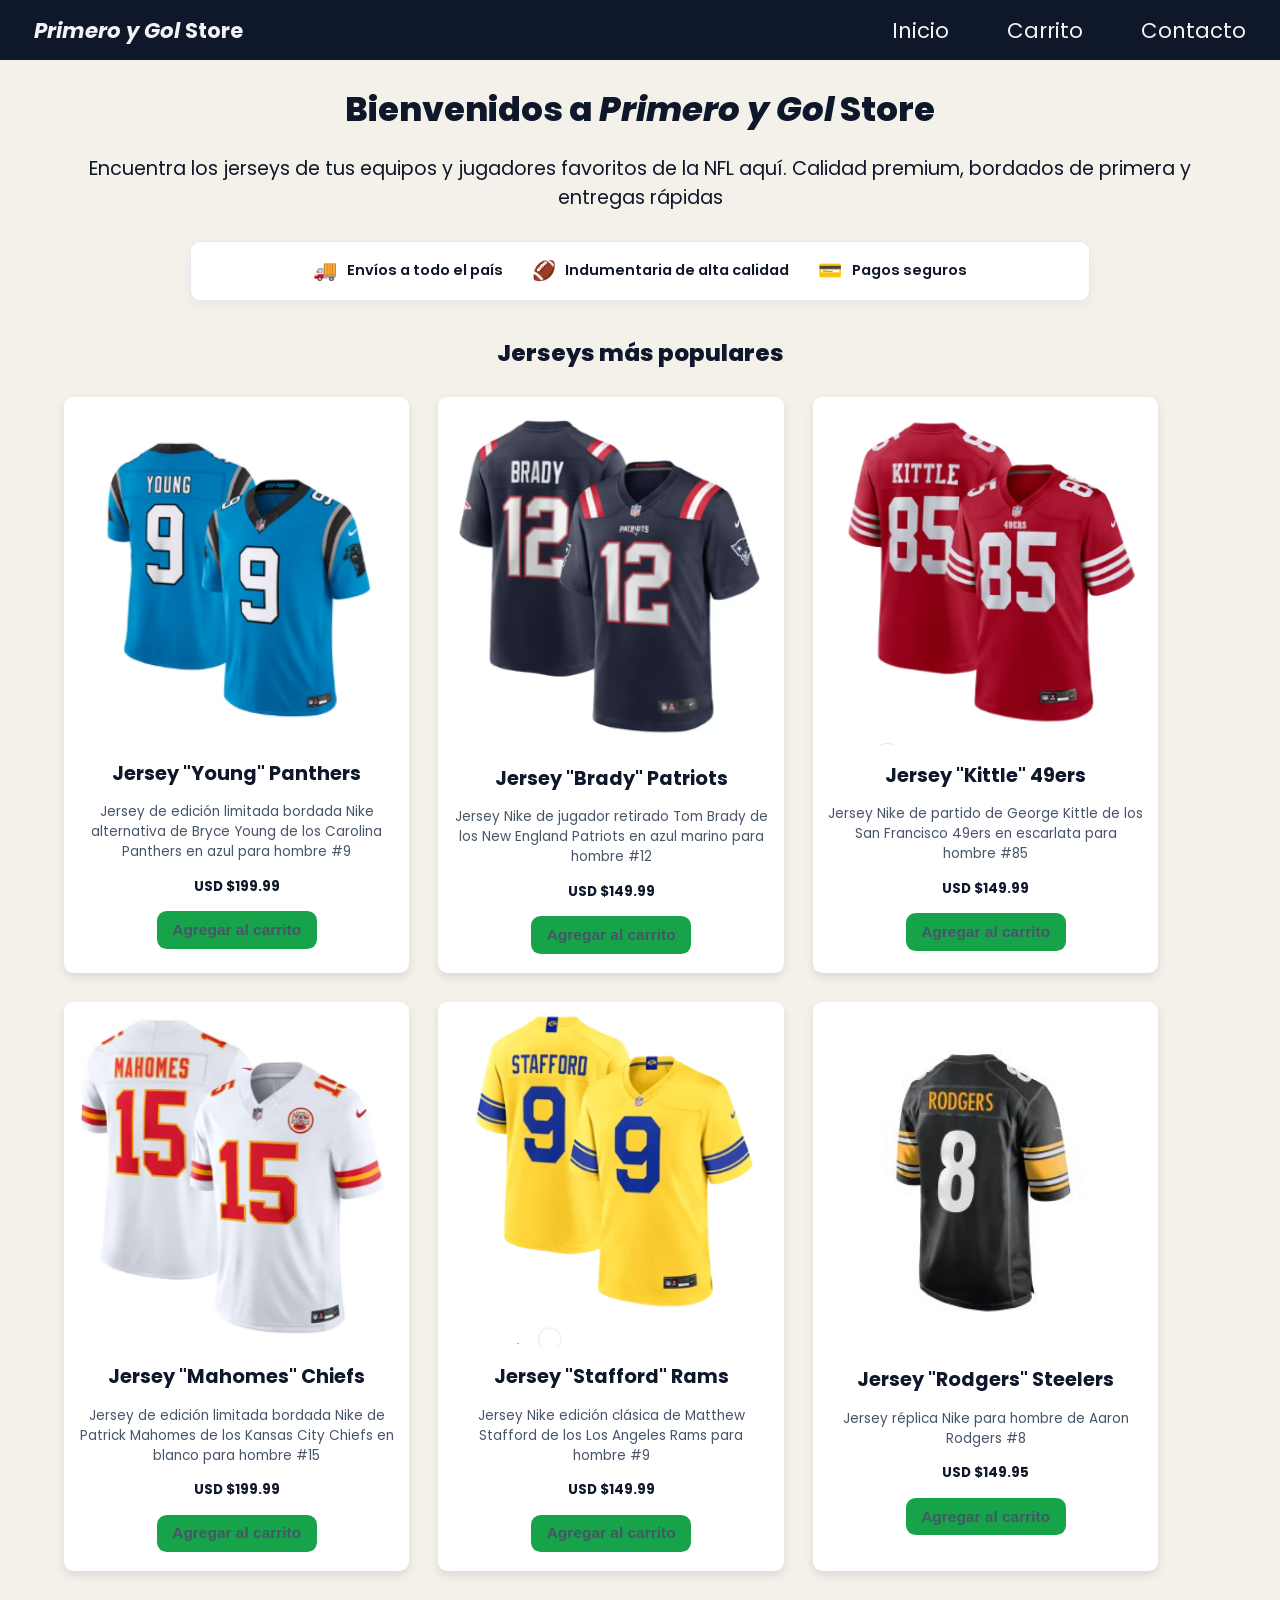
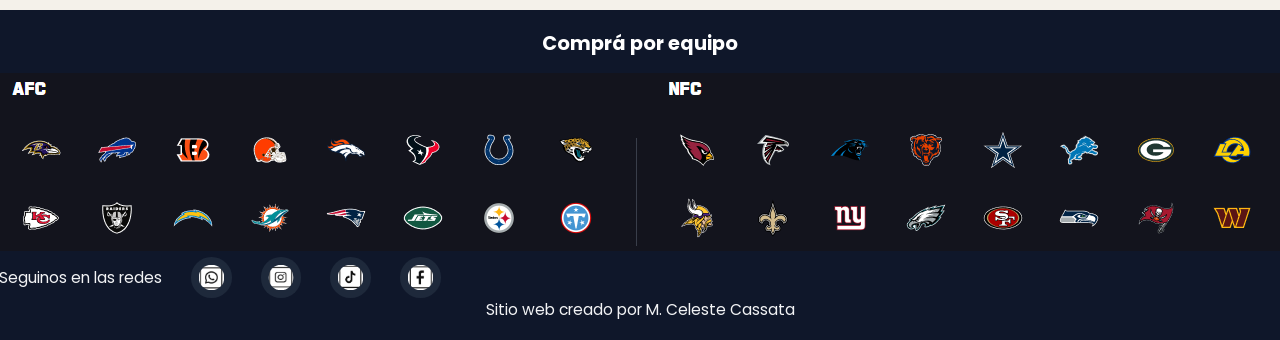
<file: index.html>
<!doctype html>
<html lang="es">
  <head>
    <meta charset="UTF-8" />
    <meta name="viewport" content="width=device-width, initial-scale=1.0" />
    <link
      href="https://fonts.googleapis.com/css2?family=Poppins:ital,wght@0,100;0,400;0,600;0,700;0,800;1,100;1,400;1,600;1,700&display=swap"
      rel="stylesheet"
    />
    <link rel="stylesheet" href="./css/styles.css" />
    <title>Inicio- Primero y Gol Store</title>
  </head>
  <body>
    <header>
      <div class="div-logo"><a class="logo" href="./index.html"><span class="texto-italica">Primero y Gol</span> Store</a></div>
      
      <nav class="header-nav">
        <ul>
          <li><a href="./index.html">Inicio</a></li>
          <li><a href="./pages/carrito.html">Carrito</a></li>
          <li><a href="./pages/contacto.html">Contacto</a></li>
        </ul>
      </nav>
    </header>
    <main>
      <section class="inicio">
        <h1>Bienvenidos a <span class="texto-italica">Primero y Gol</span> Store</h1>
        <p class="parrafo">
          Encuentra los jerseys de tus equipos y jugadores favoritos de la NFL aquí. Calidad premium, bordados de primera y entregas rápidas
        </p>
      </section>

      <div class="banner-beneficios">
       <div class="item-beneficio">
        <span class="icono">🚚</span>
        <span>Envíos a todo el país</span>
       </div>
       <div class="item-beneficio">
        <span class="icono">🏈</span>
        <span>Indumentaria de alta calidad</span>
       </div>
       <div class="item-beneficio">
        <span class="icono">💳</span>
        <span>Pagos seguros</span>
       </div>
      </div>
      </section>

      <section>
        <h2 class="titulo-productos text-secondary">Jerseys más populares</h2>
        <div class="contenedor-tarjetas">
            
          <!-- Card Panthers -->
          <article class="text-dark">
            <img src="./img/panthers.PNG" alt="Jersey alternativa azul de Panthers">
            <h3 class="product-title">Jersey "Young" Panthers</h3>
            <p class="product-description">Jersey de edición limitada bordada Nike alternativa de Bryce Young de los Carolina Panthers en azul para hombre #9</p>
            <p class="product-price">USD $199.99</p>
            <button class="btn bg-secondary text-dark">
              Agregar al carrito
            </button>
          </article>

          <!-- Card Patriots -->
          <article class="text-dark">
            <img src="./img/patriots.PNG" alt="Jersey azul marino de Tom Brady de los New England Patriots #12" />
            <h3 class="product-title">Jersey "Brady" Patriots</h3>
            <p class="product-description"> Jersey Nike de jugador retirado Tom Brady de los New England Patriots en azul marino para hombre #12</p>
            <p class="product-price">USD $149.99</p>
            <button class="btn bg-secondary text-dark">
              Agregar al carrito
            </button>
          </article>

          <!-- Card 49ers -->
          <article class="text-dark">
            <img src="./img/49ers.PNG" alt="Jersey escarlata de George Kittle de los San Francisco 49ers #85" />
            <h3 class="product-title">Jersey "Kittle" 49ers</h3>
            <p class="product-description">Jersey Nike de partido de George Kittle de los San Francisco 49ers en escarlata para hombre #85</p>
            <p class="product-price">USD $149.99</p>
            <button class="btn bg-secondary text-dark">
              Agregar al carrito
            </button>
          </article>

          <!-- Card Chiefs -->
          <article class="text-dark">
            <img src="./img/chiefs.PNG" alt="Jersey blanco de Patrick Mahomes de los Kansas City Chiefs #15" />
            <h3 class="product-title"> Jersey "Mahomes" Chiefs</h3>
            <p class="product-description">Jersey de edición limitada bordada Nike de Patrick Mahomes de los Kansas City Chiefs en blanco para hombre #15</p>
            <p class="product-price">USD $199.99</p>
            <button class="btn bg-secondary text-dark">
              Agregar al carrito
            </button>
          </article>

          <!-- Card Rams -->
          <article class="text-dark">
            <img src="./img/rams.PNG" alt="Jersey edicion Clasica de Matthew Stafford de los Los Angeles Rams #9" />
            <h3 class="product-title">Jersey "Stafford" Rams</h3>
            <p class="product-description">Jersey Nike edición clásica de Matthew Stafford de los Los Angeles Rams para hombre #9</p>
            <p class="product-price">USD $149.99</p>
            <button class="btn bg-secondary text-dark">
              Agregar al carrito
            </button>
          </article>

          <!-- Card Steelers -->
          <article class="text-dark">
            <img src="./img/steelers.PNG" alt="Jersey de local replica Nike de Aaron Rodgers de los Steelers #8" />
            <h3 class="product-title"> Jersey "Rodgers" Steelers</h3>
            <p class="product-description">Jersey réplica Nike para hombre de Aaron Rodgers #8</p>
            <p class="product-price">USD $149.95</p>
            <button class="btn bg-secondary text-dark">
              Agregar al carrito
            </button>
          </article>

        </div>
      </section>
    </main>
    <footer>
      
      <nav>
        <ul class="footer-equipos"></ul>
           <h3 class="footer-titulo-equipos">Comprá por equipo</h3>
           <img src="./img/footer.PNG" alt="logos-equipos-nfl" />
        <ul>
       <nav>

      <nav>
        <ul class="footer-list-social-media">
          <p>Seguinos en las redes</p>
          <li><img src="./img/whatsapp.PNG" alt="logo-whatsapp" /></li>
          <li><img src="./img/instagram.PNG" alt="logo-instagram" /></li>
          <li><img src="./img/tiktok.PNG" alt="logo-tiktok" /></li>
          <li><img src="./img/facebook.PNG" alt="logo-facebook" /></li>
        </ul>
      </nav>
       
      <p>Sitio web creado por M. Celeste Cassata</p>
    </footer>
  </body>
</html>
</file>
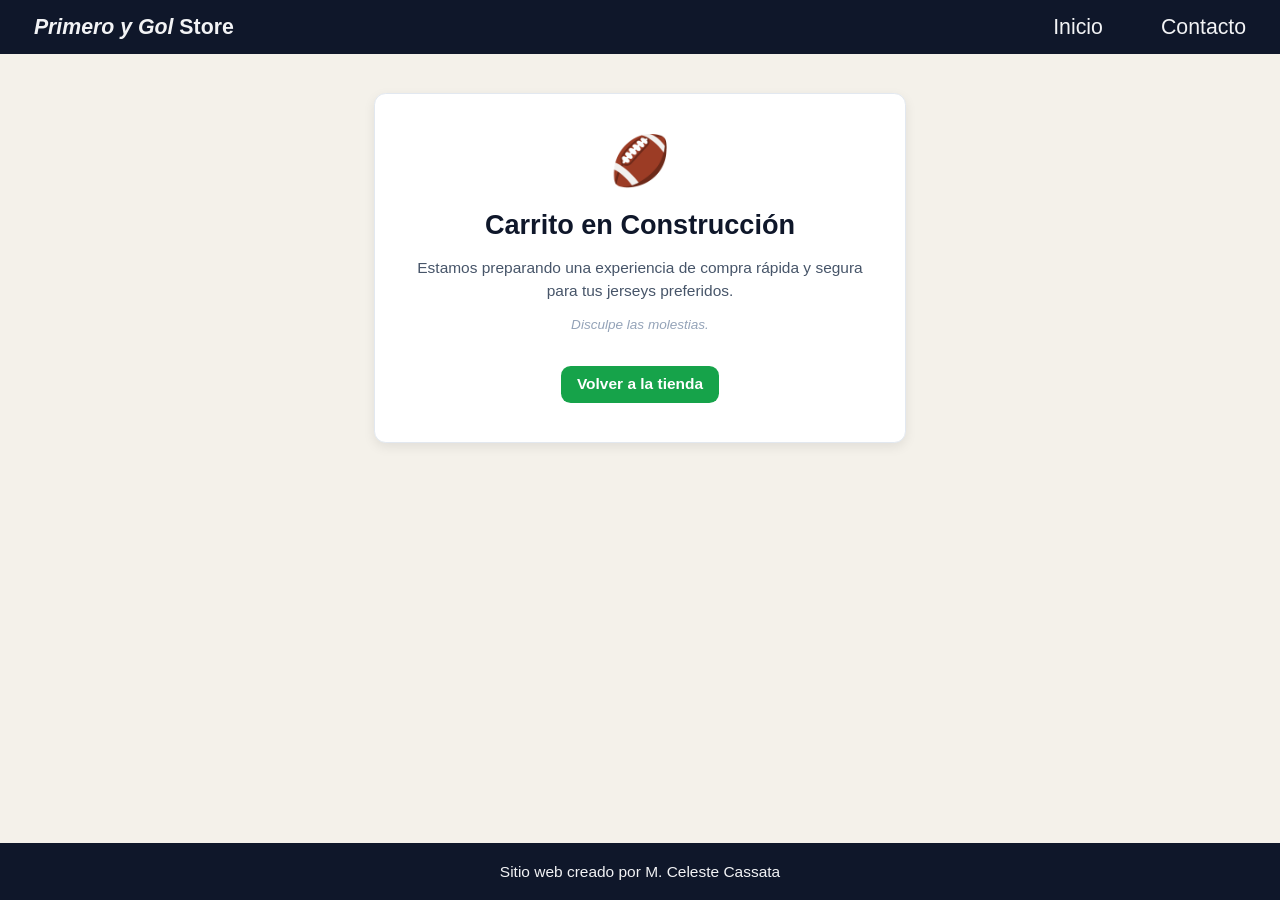
<file: pages/carrito.html>
<!DOCTYPE html>
<html lang="es">
<head>
  <meta charset="UTF-8">
  <meta name="viewport" content="width=device-width, initial-scale=1.0">
  <title>Carrito - Primero y Gol Store</title>
  <link rel="stylesheet" href="../css/styles.css" />
</head>
<body>

  <header>
    <div class="div-logo">
      <a href="index.html" class="logo"><i>Primero y Gol</i> Store</a>
    </div>
    <nav class="header-nav">
      <ul>
        <li><a href="../index.html">Inicio</a></li>
        <li><a href="./contacto.html">Contacto</a></li>
      </ul>
    </nav>
  </header>


  <main>
    <section class="carrito-construccion">
      <div class="tarjeta-construccion">
        <div class="icono-construccion">🏈</div>
        <h1>Carrito en Construcción</h1>
        <p class="parrafo-construccion">
          Estamos preparando una experiencia de compra rápida y segura para tus jerseys preferidos.</p>
        <p class="subtexto-construccion">Disculpe las molestias.</p>
        
        <a href="../index.html" class="btn btn-volver" style="background-color: #16A34A; color: #FFFFFF; text-decoration: none; display: inline-block; margin-top: 1rem;">
          Volver a la tienda
        </a>
      </div>
    </section>
  </main>
  
  <footer>
    <p class="footer-creditos">Sitio web creado por M. Celeste Cassata</p>
  </footer>

</body>
</html>
</file>
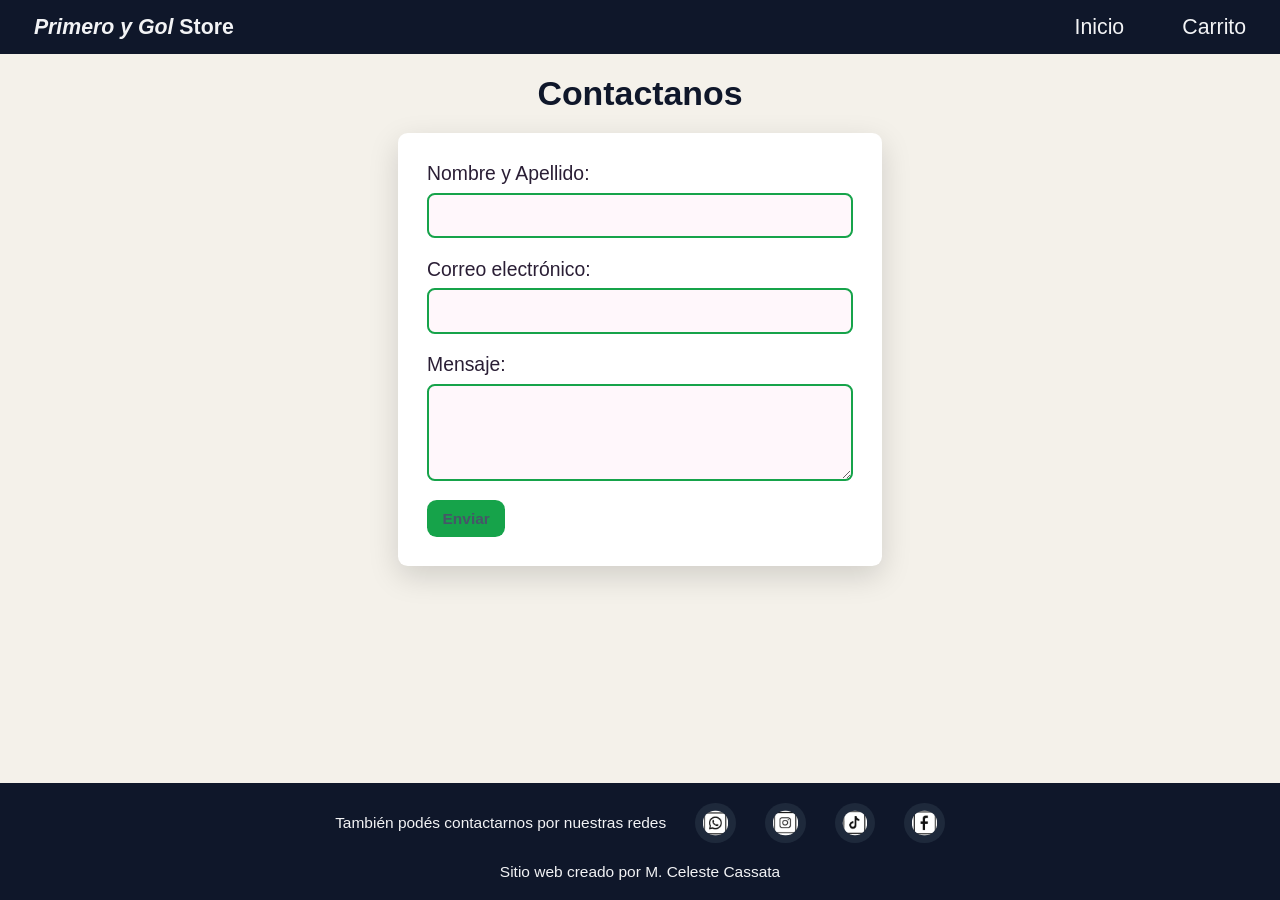
<file: pages/contacto.html>
<!doctype html>
<html lang="es">
  <head>
    <meta charset="UTF-8" />
    <meta name="viewport" content="width=device-width, initial-scale=1.0" />
    <link rel="stylesheet" href="../css/styles.css" />
    <title>Contacto- Primero y Gol Store</title>
  </head>
  <body>
    <header>
      <div class="div-logo"><a class="logo" href="./index.html"><span class="texto-italica">Primero y Gol</span> Store</a></div>

      <nav class="header-nav">
        <ul>
          <li><a href="../index.html">Inicio</a></li>
          <li><a href="./carrito.html">Carrito</a></li>
        </ul>
      </nav>
    </header>
    <main>
      <section class="contacto">
        <h1 class="titulo-contacto text-secondary">Contactanos</h1>
        <form class="form-contacto" action="" method="POST">
          
            <div class="grupo-input">
            <label for="nombre"> Nombre y Apellido: </label>
            <input id="nombre" type="nombre" name="nombre" />
          </div>
          
            <div class="grupo-input">
            <label for="email"> Correo electrónico: </label>
            <input id="email" type="email" name="email" />
          </div>

          <div class="grupo-input">
            <label for="mensaje"> Mensaje: </label>
            <textarea id="mensaje" name="message"></textarea>
          </div>
          
          <button class="btn bg-secondary text-dark" type="submit">Enviar</button>
        </form>
      </section>
    </main>
    <footer>
      
       <nav>
        <ul class="footer-list-social-media">
          <p>También podés contactarnos por nuestras redes</p>  
          <li><img src="../img/whatsapp.PNG" alt="logo-whatsapp" /></li>
          <li><img src="../img/instagram.PNG" alt="logo-instagram" /></li>
          <li><img src="../img/tiktok.PNG" alt="logo-tiktok" /></li>
          <li><img src="../img/facebook.PNG" alt="logo-facebook" /></li>
        </ul>
      </nav>
      <p>Sitio web creado por M. Celeste Cassata</p>
    </footer>
  </body>
</html>
</file>
<file: css/styles.css>
* {
  margin: 0;
  padding: 0;
  box-sizing: border-box;
}

html {
  font-size: 60.5%;
}

body {
  font-family: "Poppins", sans-serif;
  font-size: 1.6rem;
  background-color: #F4F1EA;
  color: #0F172A;

  display: flex;
  flex-direction: column;
  min-height: 100vh;
}

main {
  width: 90%;
  max-width: 1200px;
  margin: auto;
  padding-bottom: 4rem;

  flex: 1;

  display: flex;
  flex-direction: column;
  align-items: center;
}

h1 {
  font-size: 3.5rem;
  font-weight: 800;
  line-height: 1.20;
  margin: 3rem 0 1rem 0;
}

h2 {
  font-size: 2.4rem;
  font-weight: 800;
  line-height: 1.2;
  text-align: center;
  margin: 3rem 0;
}

.btn {
  border: none;
  font-size: 1.6rem;
  font-weight: bold;
  padding: 1rem 1.6rem;
  border-radius: 1rem;
  cursor: pointer;
  transition: background 0.3s ease;
}

.btn:hover {
  opacity: 0.9;
}

header,
footer {
  background: #0F172A;
  color: #f2f3f5;
  width: 100%;

  display: flex;
  justify-content: space-between;
  align-items: center;
}

footer {
  padding: 2rem 4rem;
  flex-direction: column;
  gap: 2rem;
  text-align: center;
}

.div-logo {
  margin-left: 2rem;
  font-weight: bold;
}

.logo,
.header-nav a {
  text-decoration: none;
  font-size: 2.2rem;
  color: inherit;
  display: inline-block;
  padding: 1.5rem;
}

.header-nav {
  margin-right: 2rem;
}

.header-nav ul,
.footer-list-social-media,
.footer-equipos {
  list-style: none;
  display: flex;
  gap: 3rem;
  align-items: center;
}

.footer-list-social-media img,
.footer-equipos img {
  display: flex;
  justify-content: center;
  align-items: center;
  width: 4.2rem;
  height: 4.2rem;
  background-color: #1E293B;
  border-radius: 50%;
  transition: all 0.3s ease;
  padding: 0.8rem;
}

.footer-titulo-equipos {
  font-size: 2rem;
  font-weight: 700;
  margin-bottom: 1.5rem;
  color: #FFFFFF;
}

/* -------------------------------------------------------------------------- */
/*                                  COLORES                                   */
/* -------------------------------------------------------------------------- */
.bg-primary {
  background-color: #dedae6;
}

.bg-secondary {
  background-color: #16A34A;
}

.text-light {
  color: #ffffff;
}

.text-dark {
  color: #475569;
}

.text-secondary {
  color: #0F172A;
}

/* -------------------------------------------------------------------------- */
/*                                    HOME                                    */
/* -------------------------------------------------------------------------- */
.inicio {
  display: flex;
  justify-content: center;
  align-items: center;
  flex-wrap: wrap;
  text-align: center;
}

.parrafo {
  width: 100%;
  text-align: center;
  font-size: 2rem;
  padding: 1.5rem 0 3rem 0;
}

.contenedor-tarjetas {
  display: grid;
  grid-template-columns: repeat(3, 1fr);
  gap: 3rem;
  width: 95%;
}

.contenedor-tarjetas article {
  background-color: #FFFFFF;
  border-radius: 1rem;
  overflow: hidden;

  display: flex;
  flex-direction: column;
  align-items: center;
  text-align: center;
  gap: 1.5rem;
  padding: 0 0 2rem 0;
  box-shadow: 0 4px 10px rgba(0, 0, 0, 0.1);
}

.product-title {
  color: #0F172A; 
  font-weight: bold;
}

.product-description {
  color: #475569; 
}

.product-price {
  color: #0F172A;
  font-weight: bold;
}

.contenedor-tarjetas img {
  width: 100%;
  height: fit-content;
  object-fit: cover;
}

.contenedor-tarjetas h3 {
  font-size: 2rem;
  padding: 0 1.5rem;
}

.contenedor-tarjetas p {
  padding: 0 1.5rem;
  font-size: 1.4rem;
}

.texto-italica {
  font-style: italic;
}

/* -------------------------------------------------------------------------- */
/*                            BANNER BENEFICIOS                               */
/* -------------------------------------------------------------------------- */
.banner-beneficios {
  display: flex;
  justify-content: center;
  align-items: center;
  gap: 3rem;
  flex-wrap: wrap;
  width: 100%;
  max-width: 900px;
  background-color: #FFFFFF;
  padding: 1.5rem 2rem;
  border-radius: 1rem;
  border: 1px solid #E2E8F0;
  box-shadow: 0 4px 12px rgba(0, 0, 0, 0.04);
  margin-bottom: 1rem;
}

.item-beneficio {
  display: flex;
  align-items: center;
  gap: 1rem;
  font-size: 1.5rem;
  font-weight: 600;
  color: #0F172A;
}

.item-beneficio .icono {
  font-size: 2rem;
}

/* -------------------------------------------------------------------------- */
/*                                  CONTACTO                                  */
/* -------------------------------------------------------------------------- */
.contacto {
  width: 100%;
  display: flex;
  flex-direction: column;
  align-items: center;
}

.titulo-contacto {
  margin: 2rem 0;
}

.form-contacto {
  background-color: #FFFFFF;
  color: #2a1e35;
  width: 100%;
  max-width: 50rem;
  font-size: 2rem;
  padding: 3rem;
  border-radius: 1rem;
  box-shadow: 0 10px 30px rgba(0, 0, 0, 0.15);
}

.grupo-input {
  display: flex;
  flex-direction: column;
  gap: 0.8rem;
  margin-bottom: 2rem;
}

.grupo-input input,
.grupo-input textarea {
  width: 100%;
  padding: 1.2rem;
  font-size: 1.6rem;
  color: #0F172A;
  background-color: #fff7fb;
  border: 2px solid #16A34A;
  border-radius: 0.8rem;
  outline: none;
}

.grupo-input textarea {
  min-height: 10rem;
  resize: vertical;
}

/* -------------------------------------------------------------------------- */
/*                                  CARRITO                                   */
/* -------------------------------------------------------------------------- */
.carrito-construccion {
  width: 100%;
  display: flex;
  justify-content: center;
  align-items: center;
  padding: 4rem 1rem;
}

.tarjeta-construccion {
  background-color: #FFFFFF; 
  border: 1px solid #E2E8F0; 
  border-radius: 1.2rem;
  padding: 4rem 3rem;
  max-width: 55rem;
  width: 100%;
  text-align: center;
  box-shadow: 0 4px 12px rgba(0, 0, 0, 0.08);
  display: flex;
  flex-direction: column;
  align-items: center;
  gap: 1.5rem;
}

.icono-construccion {
  font-size: 5rem;
  margin-bottom: 0.5rem;
}

.tarjeta-construccion h1 {
  font-size: 2.8rem;
  font-weight: 800;
  color: #0F172A;
  margin: 0;
}

.parrafo-construccion {
  font-size: 1.6rem;
  color: #475569;
  line-height: 1.5;
  margin: 0;
}

.subtexto-construccion {
  font-size: 1.4rem;
  color: #94A3B8;
  font-style: italic;
  margin-bottom: 1rem;
}

/* -------------------------------------------------------------------------- */
/*                                MEDIA QUERIES                               */
/* -------------------------------------------------------------------------- */
@media (max-width: 900px) {
  .contenedor-tarjetas {
    grid-template-columns: repeat(2, 1fr);
  }
}

@media (max-width: 600px) {
  header,
  footer {
    flex-direction: column;
    text-align: center;
  }

  .header-nav,
  .div-logo {
    margin: 0;
  }

  .contenedor-tarjetas {
    grid-template-columns: 1fr;
  }
}

@media (max-width: 600px) {
  .banner-beneficios {
    flex-direction: column;
    gap: 1.2rem;
  }
}
</file>
